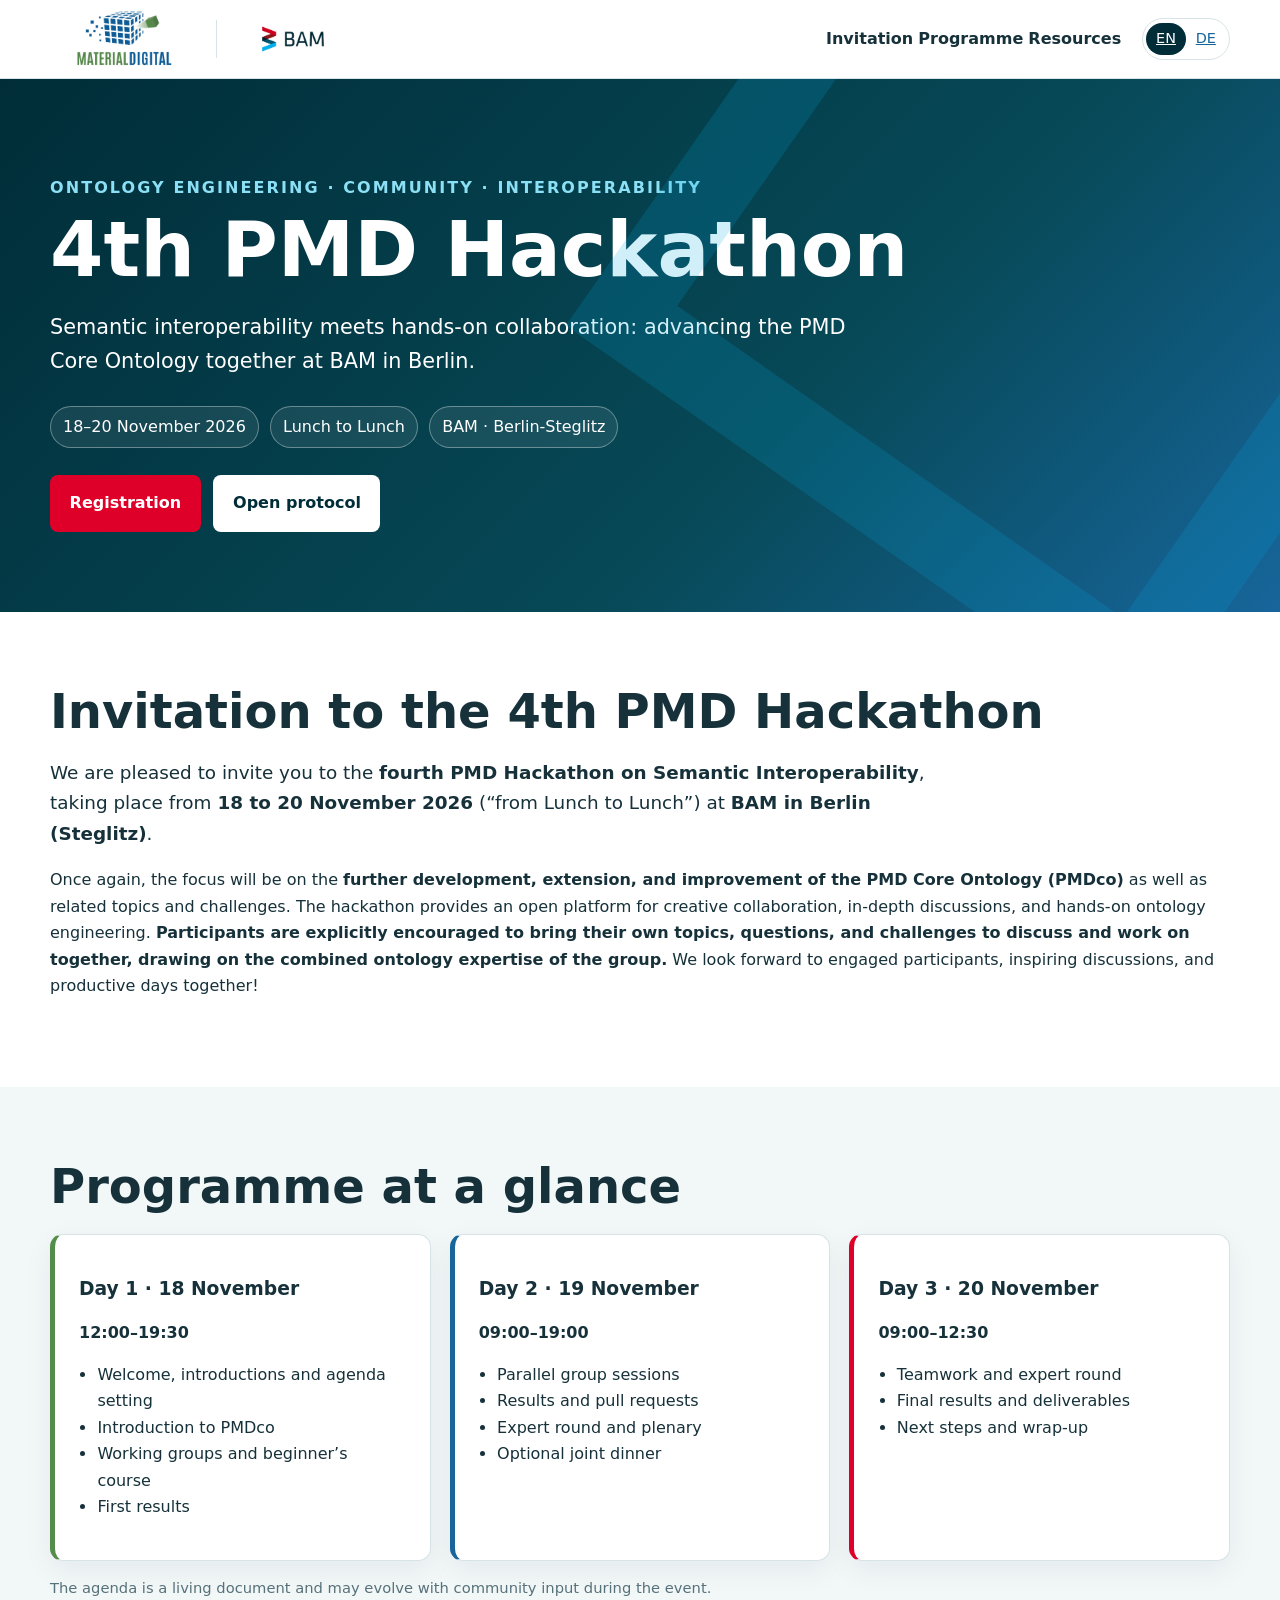
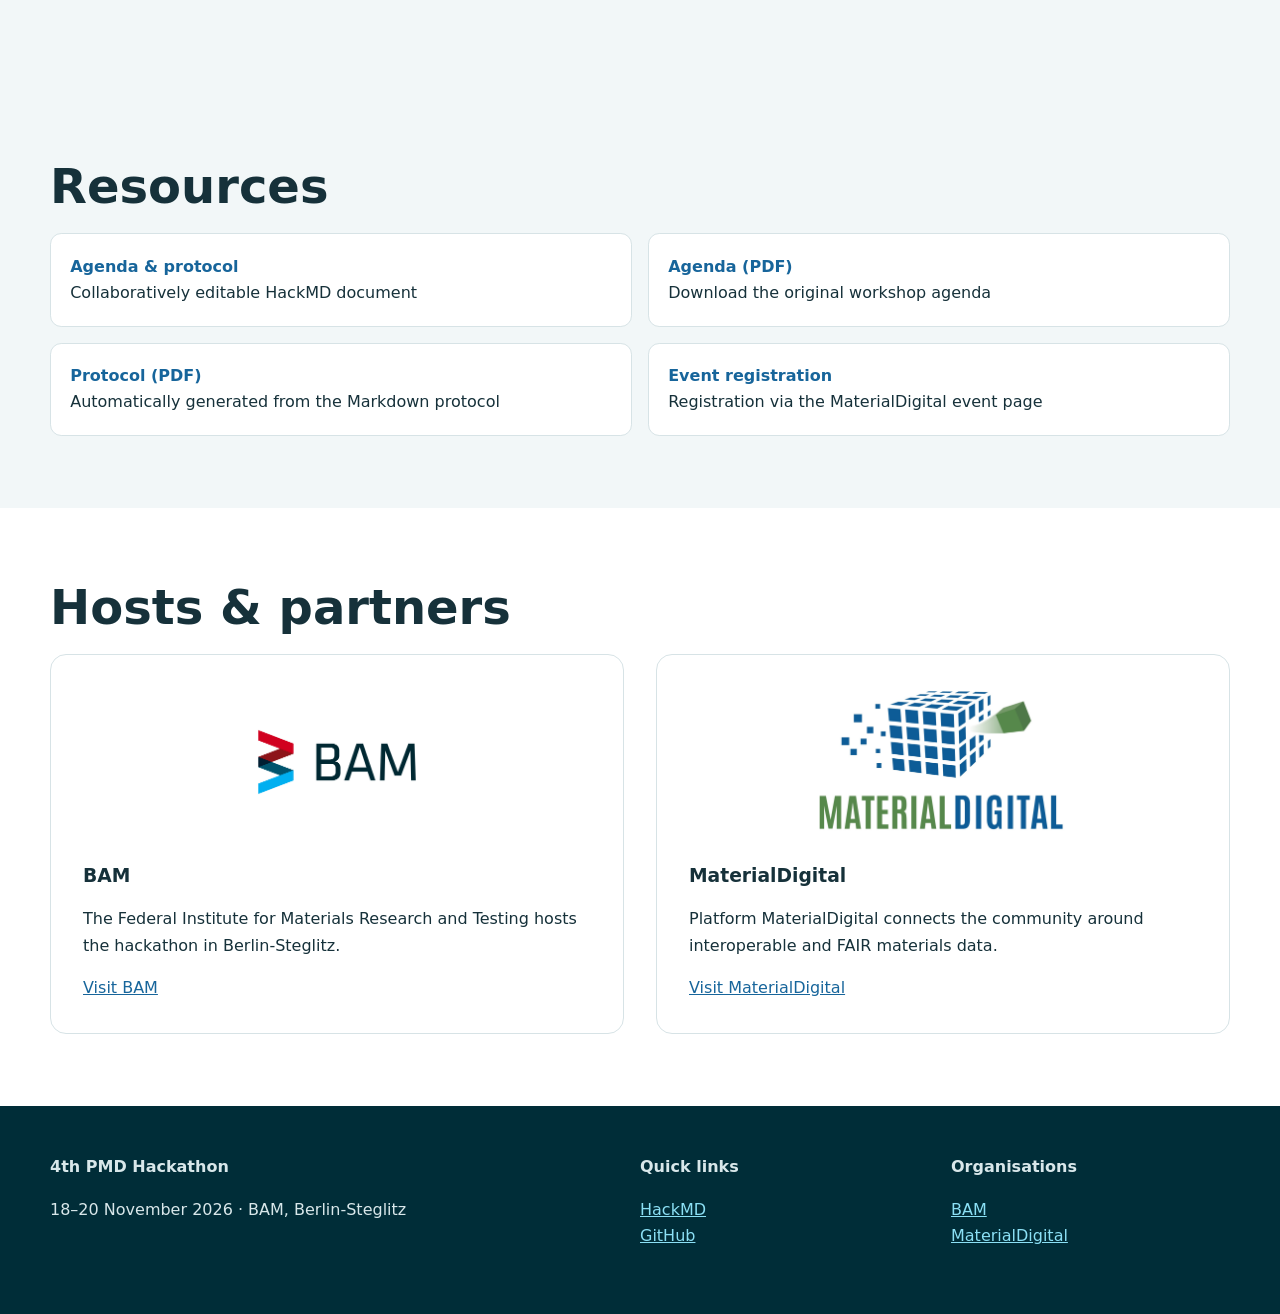
<file: site/index.html>
<!doctype html>
<html lang="en"><head><meta charset="utf-8"><meta name="viewport" content="width=device-width,initial-scale=1"><meta name="description" content="4th PMD Hackathon on Semantic Interoperability at BAM in Berlin, 18–20 November 2026. "><title>4th PMD Hackathon | BAM Berlin</title><link rel="stylesheet" href="assets/css/style.css"></head><body>
<header class="topbar"><div class="wrap nav"><a class="brand" href="./" aria-label="Home"><img class="pmd" src="assets/images/materialdigital-logo.jpg" alt="MaterialDigital"><span class="brand-line"></span><img class="bam" src="assets/images/bam-logo.jpg" alt="BAM"></a><nav><a href="#invitation">Invitation</a> <a href="#programme">Programme</a> <a href="#resources">Resources</a></nav><div class="lang" aria-label="Language"><a class="active" href="./" lang="en">EN</a><a class="" href="de/" lang="de">DE</a></div></div></header>
<main><section class="hero"><div class="wrap"><div class="eyebrow">Ontology engineering · community · interoperability</div><h1>4th PMD Hackathon</h1><p>Semantic interoperability meets hands-on collaboration: advancing the PMD Core Ontology together at BAM in Berlin.</p><div class="facts"><span class="pill">18–20 November 2026</span><span class="pill">Lunch to Lunch</span><span class="pill">BAM · Berlin-Steglitz</span></div><div class="actions"><a class="btn primary" href="https://www.material-digital.de/event/PMDco_Hackathon_IV" target="_blank" rel="noopener">Registration</a><a class="btn secondary" href="https://hackmd.io/@nd_ksvfTTISd9bwYNERWLw/r1xOg1ZjMl/" target="_blank" rel="noopener">Open protocol</a></div></div></section>
<section id="invitation"><div class="wrap"><h2>Invitation to the 4th PMD Hackathon</h2><p class="lead">We are pleased to invite you to the <strong>fourth PMD Hackathon on Semantic Interoperability</strong>, taking place from <strong>18 to 20 November 2026</strong> (“from Lunch to Lunch”) at <strong>BAM in Berlin (Steglitz)</strong>.</p><p>Once again, the focus will be on the <strong>further development, extension, and improvement of the PMD Core Ontology (PMDco)</strong> as well as related topics and challenges. The hackathon provides an open platform for creative collaboration, in-depth discussions, and hands-on ontology engineering. <strong>Participants are explicitly encouraged to bring their own topics, questions, and challenges to discuss and work on together, drawing on the combined ontology expertise of the group.</strong> We look forward to engaged participants, inspiring discussions, and productive days together!</p></div></section>
<section class="section-soft" id="programme"><div class="wrap"><h2>Programme at a glance</h2><div class="schedule grid"><article class="card day"><h3>Day 1 · 18 November</h3><p><strong>12:00–19:30</strong></p><ul><li>Welcome, introductions and agenda setting</li><li>Introduction to PMDco</li><li>Working groups and beginner’s course</li><li>First results</li></ul></article><article class="card day"><h3>Day 2 · 19 November</h3><p><strong>09:00–19:00</strong></p><ul><li>Parallel group sessions</li><li>Results and pull requests</li><li>Expert round and plenary</li><li>Optional joint dinner</li></ul></article><article class="card day"><h3>Day 3 · 20 November</h3><p><strong>09:00–12:30</strong></p><ul><li>Teamwork and expert round</li><li>Final results and deliverables</li><li>Next steps and wrap-up</li></ul></article></div><p class="small">The agenda is a living document and may evolve with community input during the event.</p></div></section>
<section class="section-soft" id="resources"><div class="wrap"><h2>Resources</h2><div class="resource-list"><a class="resource" href="https://hackmd.io/@nd_ksvfTTISd9bwYNERWLw/r1xOg1ZjMl/" target="_blank" rel="noopener"><strong>Agenda & protocol</strong>Collaboratively editable HackMD document</a><a class="resource" href="assets/resources/Agenda_Hackathon_4.pdf"><strong>Agenda (PDF)</strong>Download the original workshop agenda</a><a class="resource" href="assets/resources/hackathon-protocol.pdf"><strong>Protocol (PDF)</strong>Automatically generated from the Markdown protocol</a><a class="resource" href="https://www.material-digital.de/event/PMDco_Hackathon_IV" target="_blank" rel="noopener"><strong>Event registration</strong>Registration via the MaterialDigital event page</a></div></div></section>
<section><div class="wrap"><h2>Hosts & partners</h2><div class="logos"><article class="org"><img src="assets/images/bam-logo.jpg" alt="BAM"><h3>BAM</h3><p>The Federal Institute for Materials Research and Testing hosts the hackathon in Berlin-Steglitz.</p><a href="https://bam.de/en/" target="_blank" rel="noopener">Visit BAM</a></article><article class="org"><img src="assets/images/materialdigital-logo.jpg" alt="MaterialDigital"><h3>MaterialDigital</h3><p>Platform MaterialDigital connects the community around interoperable and FAIR materials data.</p><a href="https://www.material-digital.de/" target="_blank" rel="noopener">Visit MaterialDigital</a></article></div></div></section></main>
<footer><div class="wrap footer-grid"><div><strong>4th PMD Hackathon</strong><p>18–20 November 2026 · BAM, Berlin-Steglitz</p></div><div><strong>Quick links</strong><p><a href="https://hackmd.io/@nd_ksvfTTISd9bwYNERWLw/r1xOg1ZjMl/">HackMD</a><br><a href="https://github.com/materialdigital/ontology-hackathon-4">GitHub</a></p></div><div><strong>Organisations</strong><p><a href="https://bam.de/en/">BAM</a><br><a href="https://www.material-digital.de/">MaterialDigital</a></p></div></div></footer><script src="assets/js/main.js"></script></body></html>
</file>
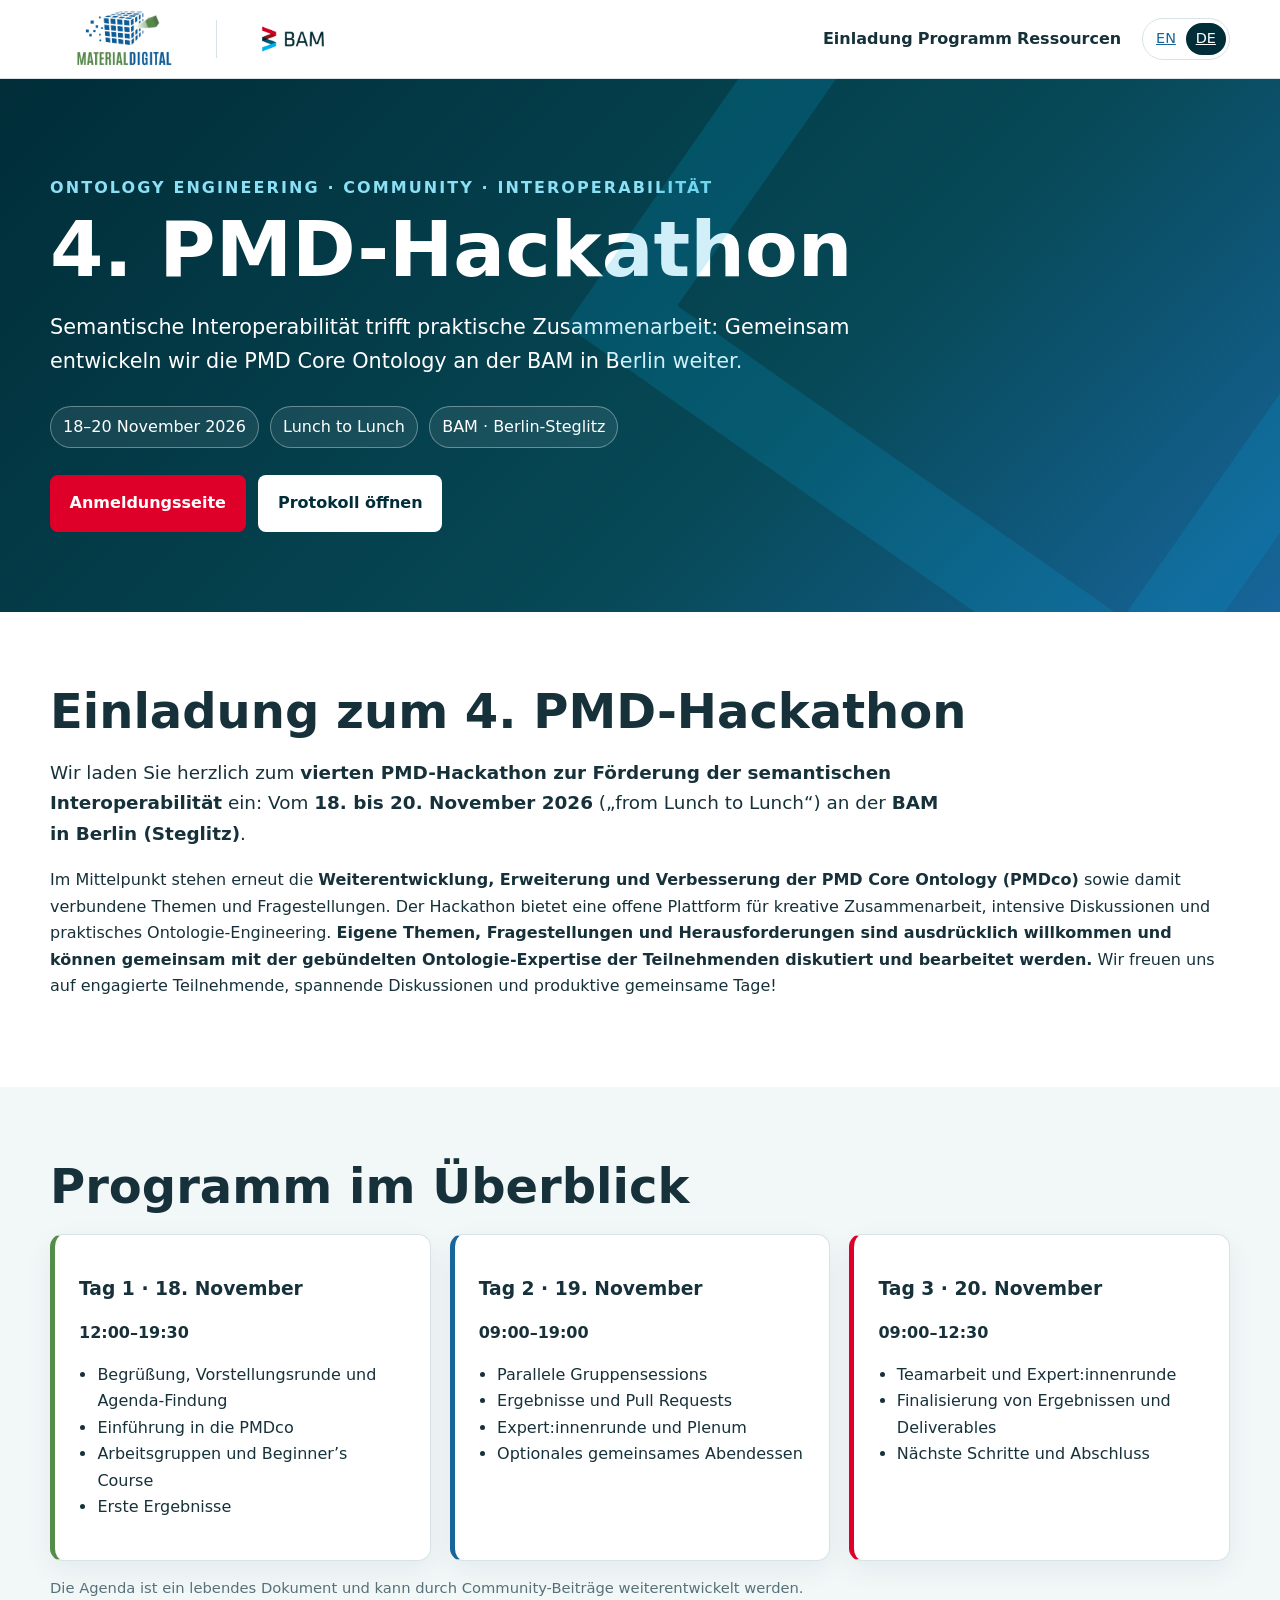
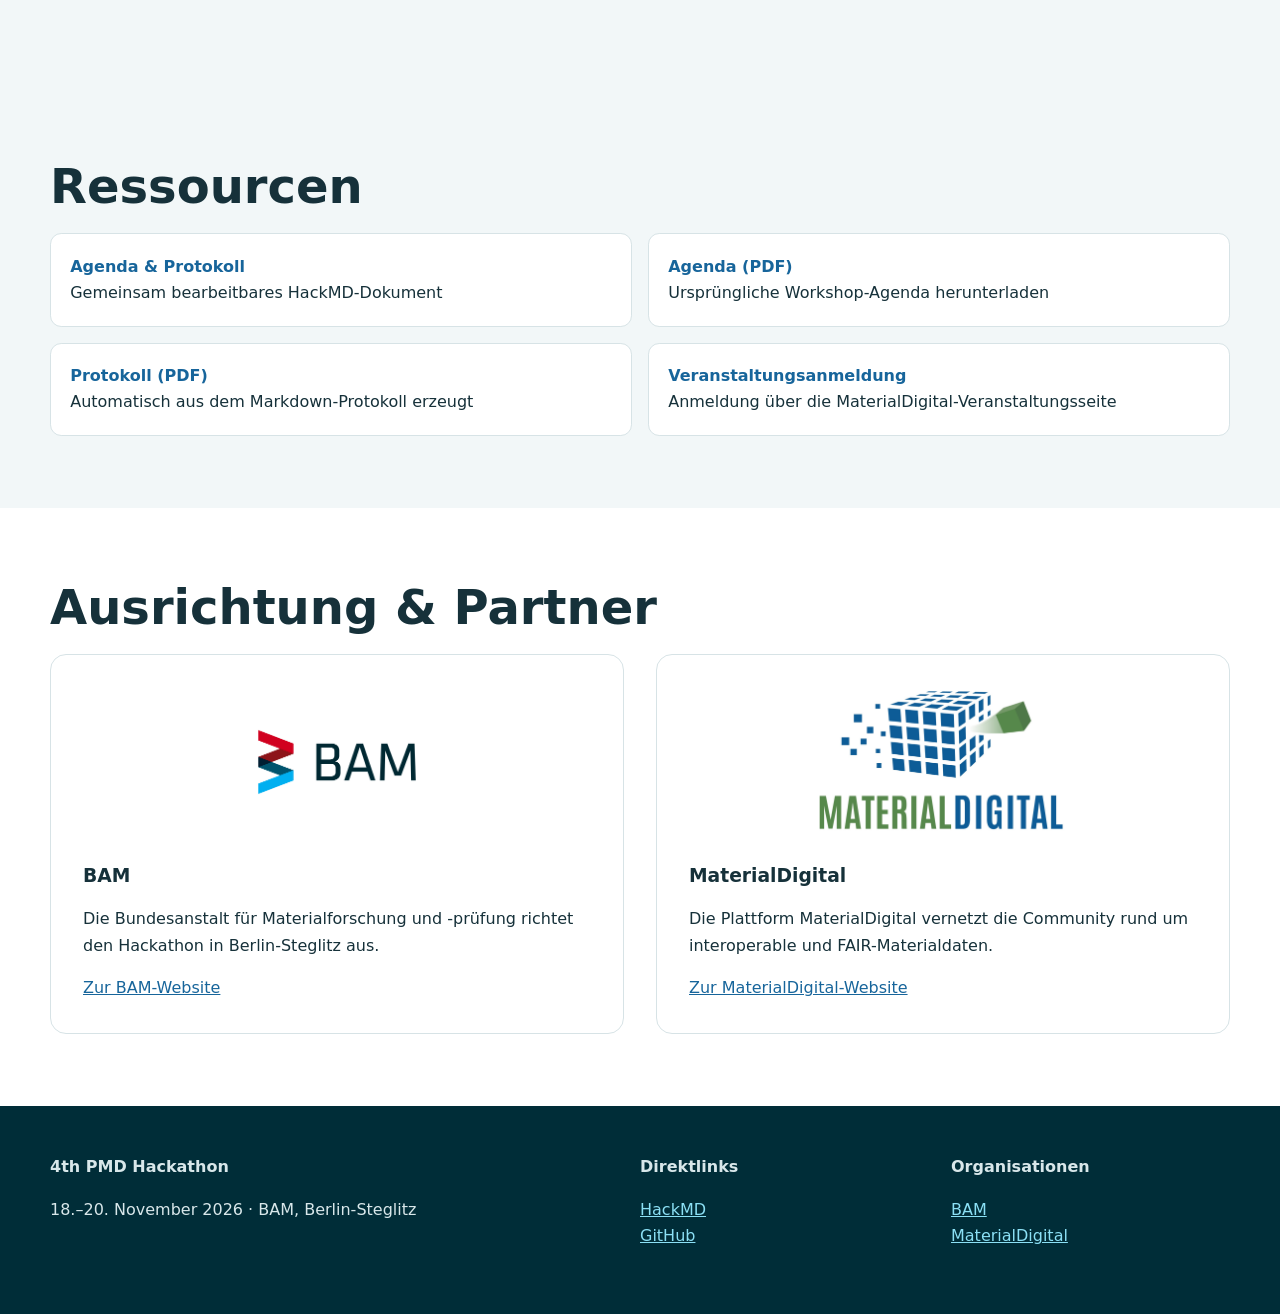
<file: site/de/index.html>
<!doctype html>
<html lang="de"><head><meta charset="utf-8"><meta name="viewport" content="width=device-width,initial-scale=1"><meta name="description" content="4. PMD-Hackathon zur semantischen Interoperabilität an der BAM in Berlin, 18.–20. November 2026. "><title>4. PMD-Hackathon | BAM Berlin</title><link rel="stylesheet" href="../assets/css/style.css"></head><body>
<header class="topbar"><div class="wrap nav"><a class="brand" href="../" aria-label="Home"><img class="pmd" src="../assets/images/materialdigital-logo.jpg" alt="MaterialDigital"><span class="brand-line"></span><img class="bam" src="../assets/images/bam-logo.jpg" alt="BAM"></a><nav><a href="#invitation">Einladung</a> <a href="#programme">Programm</a> <a href="#resources">Ressourcen</a></nav><div class="lang" aria-label="Language"><a class="" href="../" lang="en">EN</a><a class="active" href="./" lang="de">DE</a></div></div></header>
<main><section class="hero"><div class="wrap"><div class="eyebrow">Ontology Engineering · Community · Interoperabilität</div><h1>4. PMD-Hackathon</h1><p>Semantische Interoperabilität trifft praktische Zusammenarbeit: Gemeinsam entwickeln wir die PMD Core Ontology an der BAM in Berlin weiter.</p><div class="facts"><span class="pill">18–20 November 2026</span><span class="pill">Lunch to Lunch</span><span class="pill">BAM · Berlin-Steglitz</span></div><div class="actions"><a class="btn primary" href="https://www.material-digital.de/event/PMDco_Hackathon_IV" target="_blank" rel="noopener">Anmeldungsseite</a><a class="btn secondary" href="https://hackmd.io/@nd_ksvfTTISd9bwYNERWLw/r1xOg1ZjMl/" target="_blank" rel="noopener">Protokoll öffnen</a></div></div></section>
<section id="invitation"><div class="wrap"><h2>Einladung zum 4. PMD-Hackathon</h2><p class="lead">Wir laden Sie herzlich zum <strong>vierten PMD-Hackathon zur Förderung der semantischen Interoperabilität</strong> ein: Vom <strong>18. bis 20. November 2026</strong> („from Lunch to Lunch“) an der <strong>BAM in Berlin (Steglitz)</strong>.</p><p>Im Mittelpunkt stehen erneut die <strong>Weiterentwicklung, Erweiterung und Verbesserung der PMD Core Ontology (PMDco)</strong> sowie damit verbundene Themen und Fragestellungen. Der Hackathon bietet eine offene Plattform für kreative Zusammenarbeit, intensive Diskussionen und praktisches Ontologie-Engineering. <strong>Eigene Themen, Fragestellungen und Herausforderungen sind ausdrücklich willkommen und können gemeinsam mit der gebündelten Ontologie-Expertise der Teilnehmenden diskutiert und bearbeitet werden.</strong> Wir freuen uns auf engagierte Teilnehmende, spannende Diskussionen und produktive gemeinsame Tage!</p></div></section>
<section class="section-soft" id="programme"><div class="wrap"><h2>Programm im Überblick</h2><div class="schedule grid"><article class="card day"><h3>Tag 1 · 18. November</h3><p><strong>12:00–19:30</strong></p><ul><li>Begrüßung, Vorstellungsrunde und Agenda-Findung</li><li>Einführung in die PMDco</li><li>Arbeitsgruppen und Beginner’s Course</li><li>Erste Ergebnisse</li></ul></article><article class="card day"><h3>Tag 2 · 19. November</h3><p><strong>09:00–19:00</strong></p><ul><li>Parallele Gruppensessions</li><li>Ergebnisse und Pull Requests</li><li>Expert:innenrunde und Plenum</li><li>Optionales gemeinsames Abendessen</li></ul></article><article class="card day"><h3>Tag 3 · 20. November</h3><p><strong>09:00–12:30</strong></p><ul><li>Teamarbeit und Expert:innenrunde</li><li>Finalisierung von Ergebnissen und Deliverables</li><li>Nächste Schritte und Abschluss</li></ul></article></div><p class="small">Die Agenda ist ein lebendes Dokument und kann durch Community-Beiträge weiterentwickelt werden.</p></div></section>
<section class="section-soft" id="resources"><div class="wrap"><h2>Ressourcen</h2><div class="resource-list"><a class="resource" href="https://hackmd.io/@nd_ksvfTTISd9bwYNERWLw/r1xOg1ZjMl/" target="_blank" rel="noopener"><strong>Agenda & Protokoll</strong>Gemeinsam bearbeitbares HackMD-Dokument</a><a class="resource" href="../assets/resources/Agenda_Hackathon_4.pdf"><strong>Agenda (PDF)</strong>Ursprüngliche Workshop-Agenda herunterladen</a><a class="resource" href="../assets/resources/hackathon-protocol.pdf"><strong>Protokoll (PDF)</strong>Automatisch aus dem Markdown-Protokoll erzeugt</a><a class="resource" href="https://www.material-digital.de/event/PMDco_Hackathon_IV" target="_blank" rel="noopener"><strong>Veranstaltungsanmeldung</strong>Anmeldung über die MaterialDigital-Veranstaltungsseite</a></div></div></section>
<section><div class="wrap"><h2>Ausrichtung & Partner</h2><div class="logos"><article class="org"><img src="../assets/images/bam-logo.jpg" alt="BAM"><h3>BAM</h3><p>Die Bundesanstalt für Materialforschung und -prüfung richtet den Hackathon in Berlin-Steglitz aus.</p><a href="https://bam.de/" target="_blank" rel="noopener">Zur BAM-Website</a></article><article class="org"><img src="../assets/images/materialdigital-logo.jpg" alt="MaterialDigital"><h3>MaterialDigital</h3><p>Die Plattform MaterialDigital vernetzt die Community rund um interoperable und FAIR-Materialdaten.</p><a href="https://www.material-digital.de/" target="_blank" rel="noopener">Zur MaterialDigital-Website</a></article></div></div></section></main>
<footer><div class="wrap footer-grid"><div><strong>4th PMD Hackathon</strong><p>18.–20. November 2026 · BAM, Berlin-Steglitz</p></div><div><strong>Direktlinks</strong><p><a href="https://hackmd.io/@nd_ksvfTTISd9bwYNERWLw/r1xOg1ZjMl/">HackMD</a><br><a href="https://github.com/materialdigital/ontology-hackathon-4">GitHub</a></p></div><div><strong>Organisationen</strong><p><a href="https://bam.de/">BAM</a><br><a href="https://www.material-digital.de/">MaterialDigital</a></p></div></div></footer><script src="../assets/js/main.js"></script></body></html>
</file>
<file: site/assets/css/style.css>
:root{--pmd-blue:#17659b;--pmd-green:#548d49;--bam-navy:#002d38;--bam-cyan:#00a8df;--bam-red:#df0029;--ink:#16313a;--muted:#57717a;--paper:#fff;--soft:#f2f7f8;--line:#d7e3e6;--max:1180px}
*{box-sizing:border-box}html{scroll-behavior:smooth}body{margin:0;color:var(--ink);font-family:Inter,system-ui,-apple-system,"Segoe UI",sans-serif;line-height:1.65;background:var(--paper)}a{color:var(--pmd-blue)}a:focus-visible,button:focus-visible{outline:3px solid var(--bam-cyan);outline-offset:3px}.wrap{width:min(var(--max),calc(100% - 2rem));margin:auto}.topbar{position:sticky;top:0;z-index:20;background:rgba(255,255,255,.96);border-bottom:1px solid var(--line);backdrop-filter:blur(12px)}.nav{min-height:78px;display:flex;align-items:center;gap:1.3rem}.brand{display:flex;align-items:center;gap:1rem;margin-right:auto}.brand img{display:block;object-fit:contain;background:#fff}.brand .pmd{width:150px;height:58px}.brand .bam{width:120px;height:58px}.brand-line{width:1px;height:38px;background:var(--line)}nav a{text-decoration:none;font-weight:650;color:var(--ink)}.lang{display:flex;border:1px solid var(--line);border-radius:999px;padding:.2rem}.lang a{padding:.28rem .62rem;border-radius:999px;font-size:.9rem}.lang .active{background:var(--bam-navy);color:#fff}.hero{position:relative;overflow:hidden;background:linear-gradient(135deg,var(--bam-navy),#074957 62%,var(--pmd-blue));color:#fff;padding:6rem 0 5rem}.hero:after{content:"";position:absolute;right:-8rem;top:-12rem;width:34rem;height:34rem;border:5rem solid rgba(0,168,223,.18);transform:rotate(35deg)}.eyebrow{text-transform:uppercase;letter-spacing:.13em;font-weight:800;color:#8be0f5}.hero h1{font-size:clamp(2.5rem,6vw,5.4rem);line-height:1.02;margin:.6rem 0 1rem;max-width:900px}.hero p{font-size:clamp(1.05rem,2vw,1.3rem);max-width:820px}.facts{display:flex;flex-wrap:wrap;gap:.7rem;margin:1.7rem 0}.pill{border:1px solid rgba(255,255,255,.35);padding:.42rem .75rem;border-radius:999px;background:rgba(255,255,255,.08)}.actions{display:flex;flex-wrap:wrap;gap:.8rem;margin-top:1.7rem}.btn{display:inline-flex;align-items:center;justify-content:center;padding:.82rem 1.1rem;border-radius:.5rem;text-decoration:none;font-weight:800;border:2px solid transparent}.btn.primary{background:var(--bam-red);color:#fff}.btn.secondary{background:#fff;color:var(--bam-navy)}.btn.outline{border-color:var(--pmd-blue);color:var(--pmd-blue)}section{padding:4.5rem 0}.section-soft{background:var(--soft)}h2{font-size:clamp(1.8rem,4vw,3rem);line-height:1.15;margin:0 0 1.2rem}h3{line-height:1.25}.lead{font-size:1.15rem;max-width:900px}.grid{display:grid;grid-template-columns:repeat(3,1fr);gap:1.3rem}.card{background:#fff;border:1px solid var(--line);border-radius:.8rem;padding:1.5rem;box-shadow:0 9px 30px rgba(0,45,56,.06)}.card.accent{border-top:5px solid var(--bam-cyan)}.card a.btn{margin-top:.5rem}.schedule{display:grid;gap:1.2rem}.day{border-left:5px solid var(--pmd-green)}.day:nth-child(2){border-left-color:var(--pmd-blue)}.day:nth-child(3){border-left-color:var(--bam-red)}.day ul{padding-left:1.15rem}.topic-list{columns:2;column-gap:2.5rem}.topic-list li{break-inside:avoid;margin-bottom:.5rem}.beginner{background:linear-gradient(135deg,#eef8eb,#e7f7fb);border:1px solid #b8d8ca;border-radius:1rem;padding:2rem}.logos{display:grid;grid-template-columns:1fr 1fr;gap:2rem;align-items:center}.org{padding:2rem;background:#fff;border:1px solid var(--line);border-radius:1rem}.org img{width:100%;height:150px;object-fit:contain}.resource-list{display:grid;grid-template-columns:repeat(2,1fr);gap:1rem}.resource{display:block;padding:1.2rem;border:1px solid var(--line);border-radius:.7rem;text-decoration:none;color:var(--ink);background:#fff}.resource strong{display:block;color:var(--pmd-blue)}footer{background:var(--bam-navy);color:#d8e7ea;padding:3rem 0}footer a{color:#8be0f5}.footer-grid{display:grid;grid-template-columns:2fr 1fr 1fr;gap:2rem}.small{font-size:.92rem;color:var(--muted)}@media(max-width:850px){nav>a{display:none}.brand .pmd{width:105px}.brand .bam{width:90px}.grid,.logos,.resource-list,.footer-grid{grid-template-columns:1fr}.topic-list{columns:1}.hero{padding:4.5rem 0 3.5rem}}@media(max-width:520px){.brand-line{display:none}.brand{gap:.4rem}.nav{gap:.5rem}.lang a{padding:.25rem .45rem}}
</file>
